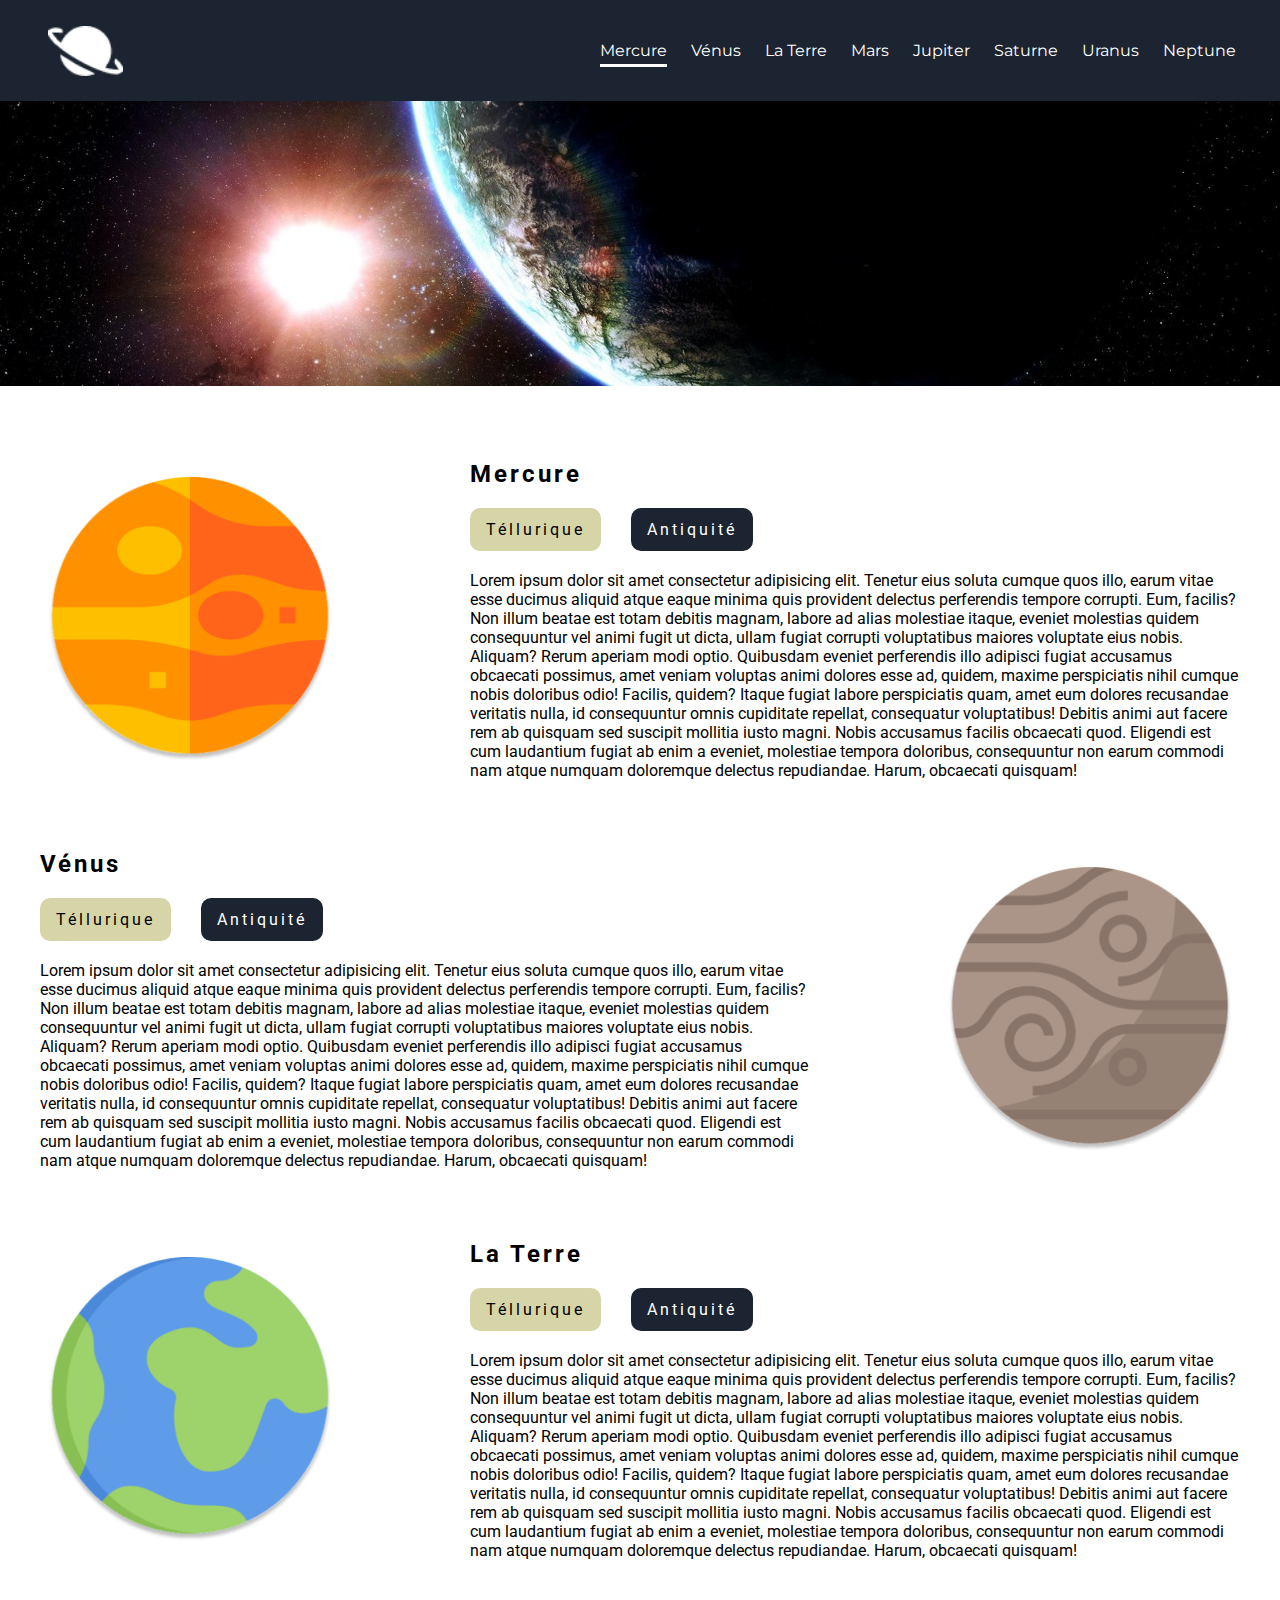
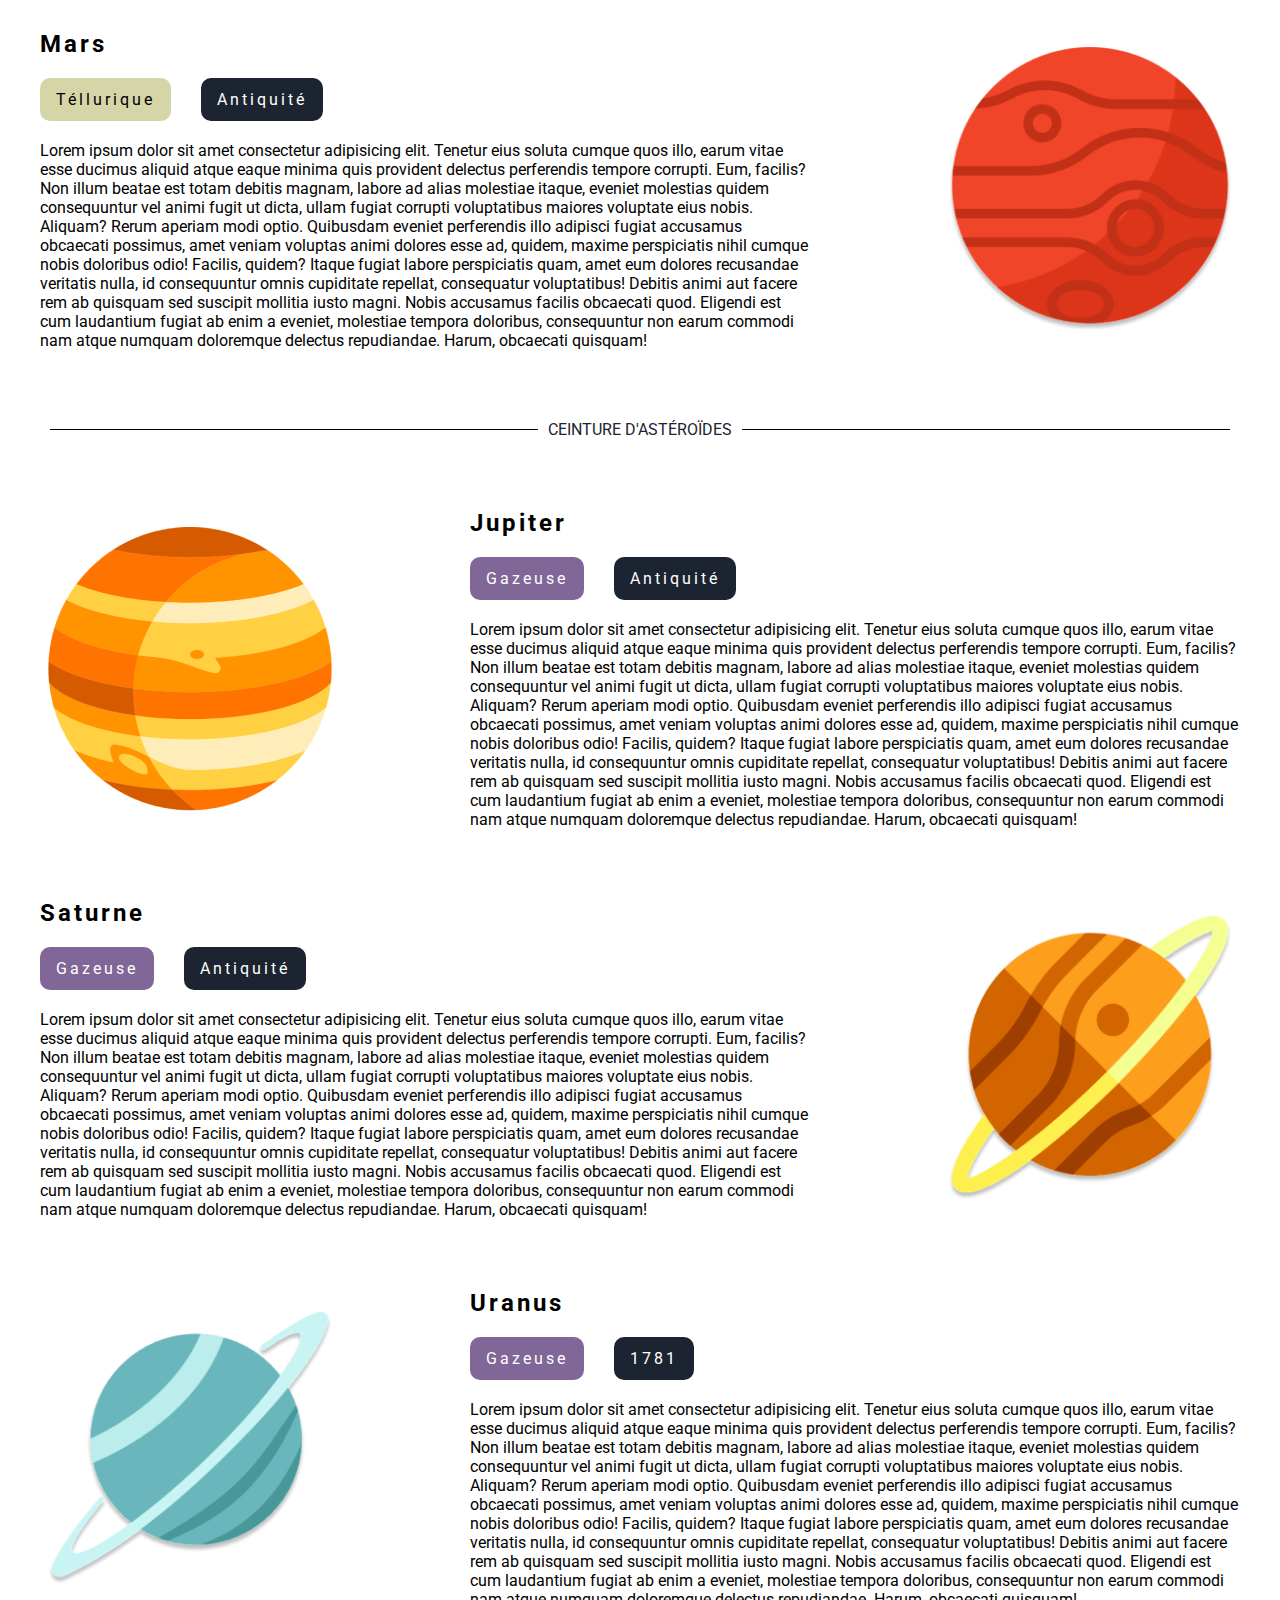
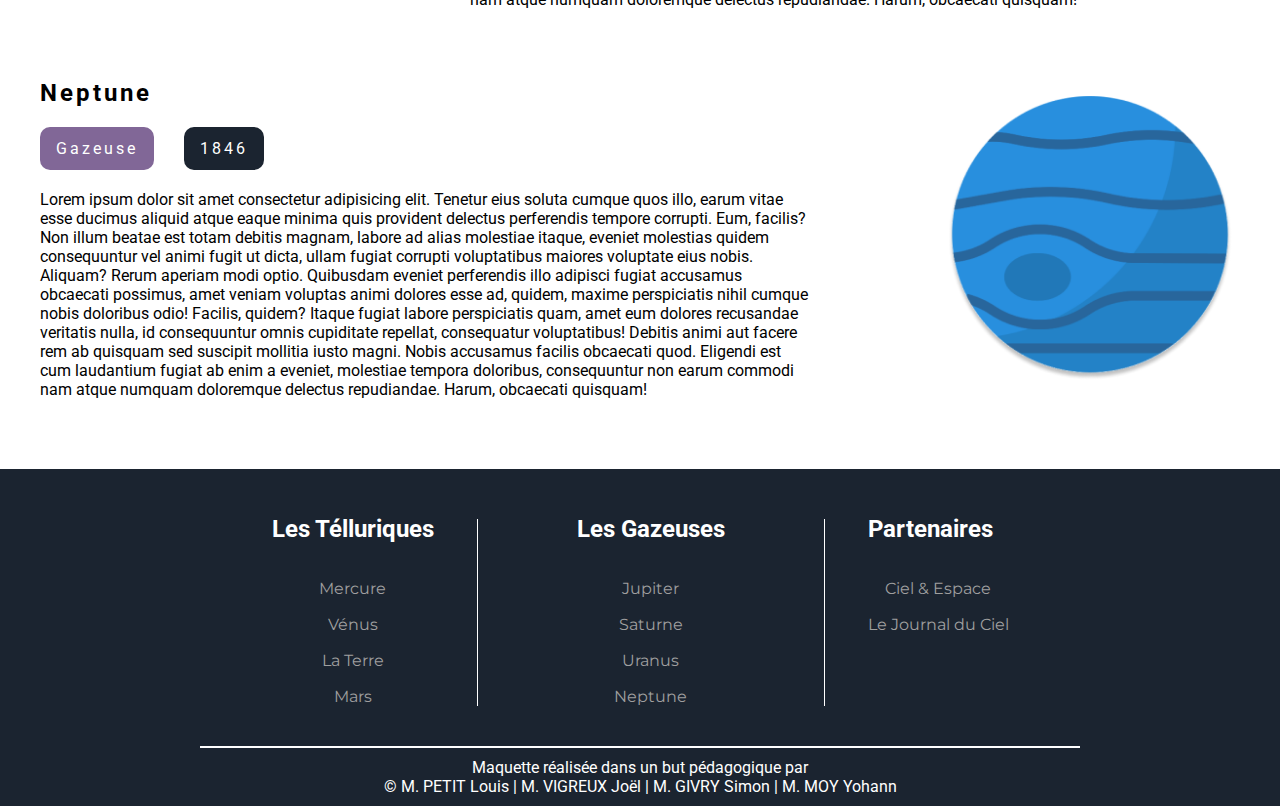
<file: index.html>
<!DOCTYPE html>
<html lang="fr">
<head>
    <meta charset="UTF-8">
    <meta name="description" content="En apprendre plus sur les planètes du système solaire.">
    <meta http-equiv="X-UA-Compatible" content="IE=edge">
    <meta name="viewport" content="width=device-width, initial-scale=1.0">
    <link rel="preconnect" href="https://fonts.googleapis.com">
    <link rel="preconnect" href="https://fonts.gstatic.com" crossorigin>
    <link href="https://fonts.googleapis.com/css2?family=Montserrat:ital,wght@0,100..900;1,100..900&family=Roboto:ital,wght@0,100;0,300;0,400;0,500;0,700;0,900;1,100;1,300;1,400;1,500;1,700;1,900&display=swap" rel="stylesheet">
    <link rel="stylesheet" href="style.css">
    <link rel="shortcut icon" href="./src/icon.webp">
    <title>Les Planètes</title>
</head>
<body>
    <header>

        <div class="menu-container">
            <div>
                <img src="./src/logo.png" alt="Logo du site représentant une planète" class="logo">
                <nav>
                    <ul>
                        <li><a href="#mercure" title="Redirection vers la section Mercure" aria-label="Redirection vers la section Mercure">Mercure</a></li>
                        <li><a href="#venus" title="Redirection vers la section Vénus" aria-label="Redirection vers la section Vénus">Vénus</a></li>
                        <li><a href="#terre" title="Redirection vers la section La Terre" aria-label="Redirection vers la section La Terre">La Terre</a></li>
                        <li><a href="#mars" title="Redirection vers la section Mars" aria-label="Redirection vers la section Mars">Mars</a></li>
                        <li><a href="#jupiter" title="Redirection vers la section Jupiter" aria-label="Redirection vers la section Jupiter">Jupiter</a></li>
                        <li><a href="#saturne" title="Redirection vers la section Saturne" aria-label="Redirection vers la section Saturne">Saturne</a></li>
                        <li><a href="#uranus" title="Redirection vers la section Uranus" aria-label="Redirection vers la section Uranus">Uranus</a></li>
                        <li><a href="#neptune" title="Redirection vers la section Neptune" aria-label="Redirection vers la section Neptune">Neptune</a></li>
                    </ul>
                </nav>
            </div>
        </div>

        <img src="./src/main.png    " alt="">

    </header>

    <main>
<section>
        <div class="planete tellurique">
            <img src="./src/mercure.png" alt="Image de la planète Mercure">
            <article>
                <h2 id="mercure">Mercure</h2>
                <div class="type">
                    <p>Téllurique</p>
                    <p>Antiquité</p>
                </div>
                <p class="info">
                    Lorem ipsum dolor sit amet consectetur adipisicing elit. Tenetur eius soluta cumque quos illo, earum vitae esse ducimus aliquid atque eaque minima quis provident delectus perferendis tempore corrupti. Eum, facilis?
                    Non illum beatae est totam debitis magnam, labore ad alias molestiae itaque, eveniet molestias quidem consequuntur vel animi fugit ut dicta, ullam fugiat corrupti voluptatibus maiores voluptate eius nobis. Aliquam?
                    Rerum aperiam modi optio. Quibusdam eveniet perferendis illo adipisci fugiat accusamus obcaecati possimus, amet veniam voluptas animi dolores esse ad, quidem, maxime perspiciatis nihil cumque nobis doloribus odio! Facilis, quidem?
                    Itaque fugiat labore perspiciatis quam, amet eum dolores recusandae veritatis nulla, id consequuntur omnis cupiditate repellat, consequatur voluptatibus! Debitis animi aut facere rem ab quisquam sed suscipit mollitia iusto magni.
                    Nobis accusamus facilis obcaecati quod. Eligendi est cum laudantium fugiat ab enim a eveniet, molestiae tempora doloribus, consequuntur non earum commodi nam atque numquam doloremque delectus repudiandae. Harum, obcaecati quisquam!
                </p>
            </article>
        </div>

        <div class="planete tellurique">
            <img src="./src/venus.png" alt="Image de la planète Vénus">
            <article>
                <h2 id="venus">Vénus</h2>
                <div class="type">
                    <p>Téllurique</p>
                    <p>Antiquité</p>
                </div>
                <p class="info">
                    Lorem ipsum dolor sit amet consectetur adipisicing elit. Tenetur eius soluta cumque quos illo, earum vitae esse ducimus aliquid atque eaque minima quis provident delectus perferendis tempore corrupti. Eum, facilis?
                    Non illum beatae est totam debitis magnam, labore ad alias molestiae itaque, eveniet molestias quidem consequuntur vel animi fugit ut dicta, ullam fugiat corrupti voluptatibus maiores voluptate eius nobis. Aliquam?
                    Rerum aperiam modi optio. Quibusdam eveniet perferendis illo adipisci fugiat accusamus obcaecati possimus, amet veniam voluptas animi dolores esse ad, quidem, maxime perspiciatis nihil cumque nobis doloribus odio! Facilis, quidem?
                    Itaque fugiat labore perspiciatis quam, amet eum dolores recusandae veritatis nulla, id consequuntur omnis cupiditate repellat, consequatur voluptatibus! Debitis animi aut facere rem ab quisquam sed suscipit mollitia iusto magni.
                    Nobis accusamus facilis obcaecati quod. Eligendi est cum laudantium fugiat ab enim a eveniet, molestiae tempora doloribus, consequuntur non earum commodi nam atque numquam doloremque delectus repudiandae. Harum, obcaecati quisquam!
                </p>
            </article>
        </div>

        <div class="planete tellurique">
            <img src="./src/terre.png" alt="Image de la planète Terre">
            <article>
                <h2 id="terre">La Terre</h2>
                <div class="type">
                    <p>Téllurique</p>
                    <p>Antiquité</p>
                </div>
                <p class="info">
                    Lorem ipsum dolor sit amet consectetur adipisicing elit. Tenetur eius soluta cumque quos illo, earum vitae esse ducimus aliquid atque eaque minima quis provident delectus perferendis tempore corrupti. Eum, facilis?
                    Non illum beatae est totam debitis magnam, labore ad alias molestiae itaque, eveniet molestias quidem consequuntur vel animi fugit ut dicta, ullam fugiat corrupti voluptatibus maiores voluptate eius nobis. Aliquam?
                    Rerum aperiam modi optio. Quibusdam eveniet perferendis illo adipisci fugiat accusamus obcaecati possimus, amet veniam voluptas animi dolores esse ad, quidem, maxime perspiciatis nihil cumque nobis doloribus odio! Facilis, quidem?
                    Itaque fugiat labore perspiciatis quam, amet eum dolores recusandae veritatis nulla, id consequuntur omnis cupiditate repellat, consequatur voluptatibus! Debitis animi aut facere rem ab quisquam sed suscipit mollitia iusto magni.
                    Nobis accusamus facilis obcaecati quod. Eligendi est cum laudantium fugiat ab enim a eveniet, molestiae tempora doloribus, consequuntur non earum commodi nam atque numquam doloremque delectus repudiandae. Harum, obcaecati quisquam!
                </p>
            </article>
        </div>

        <div class="planete tellurique">
            <img src="./src/mars.png" alt="Image de la planète Mars">
            <article>
                <h2 id="mars">Mars</h2>
                <div class="type">
                    <p>Téllurique</p>
                    <p>Antiquité</p>
                </div>
                <p class="info">
                    Lorem ipsum dolor sit amet consectetur adipisicing elit. Tenetur eius soluta cumque quos illo, earum vitae esse ducimus aliquid atque eaque minima quis provident delectus perferendis tempore corrupti. Eum, facilis?
                    Non illum beatae est totam debitis magnam, labore ad alias molestiae itaque, eveniet molestias quidem consequuntur vel animi fugit ut dicta, ullam fugiat corrupti voluptatibus maiores voluptate eius nobis. Aliquam?
                    Rerum aperiam modi optio. Quibusdam eveniet perferendis illo adipisci fugiat accusamus obcaecati possimus, amet veniam voluptas animi dolores esse ad, quidem, maxime perspiciatis nihil cumque nobis doloribus odio! Facilis, quidem?
                    Itaque fugiat labore perspiciatis quam, amet eum dolores recusandae veritatis nulla, id consequuntur omnis cupiditate repellat, consequatur voluptatibus! Debitis animi aut facere rem ab quisquam sed suscipit mollitia iusto magni.
                    Nobis accusamus facilis obcaecati quod. Eligendi est cum laudantium fugiat ab enim a eveniet, molestiae tempora doloribus, consequuntur non earum commodi nam atque numquam doloremque delectus repudiandae. Harum, obcaecati quisquam!
                </p>
            </article>
        </div>
    </section>

        <div class="ligne">Ceinture d'astéroïdes</div>
<section>
        <div class="planete gaz">
            <img src="./src/jupiter.png" alt="Image de la planète Jupiter">
            <article>
                <h2 id="jupiter">Jupiter</h2>
                <div class="type">
                    <p>Gazeuse</p>
                    <p>Antiquité</p>
                </div>
                <p class="info">
                    Lorem ipsum dolor sit amet consectetur adipisicing elit. Tenetur eius soluta cumque quos illo, earum vitae esse ducimus aliquid atque eaque minima quis provident delectus perferendis tempore corrupti. Eum, facilis?
                    Non illum beatae est totam debitis magnam, labore ad alias molestiae itaque, eveniet molestias quidem consequuntur vel animi fugit ut dicta, ullam fugiat corrupti voluptatibus maiores voluptate eius nobis. Aliquam?
                    Rerum aperiam modi optio. Quibusdam eveniet perferendis illo adipisci fugiat accusamus obcaecati possimus, amet veniam voluptas animi dolores esse ad, quidem, maxime perspiciatis nihil cumque nobis doloribus odio! Facilis, quidem?
                    Itaque fugiat labore perspiciatis quam, amet eum dolores recusandae veritatis nulla, id consequuntur omnis cupiditate repellat, consequatur voluptatibus! Debitis animi aut facere rem ab quisquam sed suscipit mollitia iusto magni.
                    Nobis accusamus facilis obcaecati quod. Eligendi est cum laudantium fugiat ab enim a eveniet, molestiae tempora doloribus, consequuntur non earum commodi nam atque numquam doloremque delectus repudiandae. Harum, obcaecati quisquam!
                </p>
            </article>
        </div>

        <div class="planete gaz">
            <img src="./src/saturne.png" alt="Image de la planète Saturne">
            <article>
                <h2 id="saturne">Saturne</h2>
                <div class="type">
                    <p>Gazeuse</p>
                    <p>Antiquité</p>
                </div>
                <p class="info">
                    Lorem ipsum dolor sit amet consectetur adipisicing elit. Tenetur eius soluta cumque quos illo, earum vitae esse ducimus aliquid atque eaque minima quis provident delectus perferendis tempore corrupti. Eum, facilis?
                    Non illum beatae est totam debitis magnam, labore ad alias molestiae itaque, eveniet molestias quidem consequuntur vel animi fugit ut dicta, ullam fugiat corrupti voluptatibus maiores voluptate eius nobis. Aliquam?
                    Rerum aperiam modi optio. Quibusdam eveniet perferendis illo adipisci fugiat accusamus obcaecati possimus, amet veniam voluptas animi dolores esse ad, quidem, maxime perspiciatis nihil cumque nobis doloribus odio! Facilis, quidem?
                    Itaque fugiat labore perspiciatis quam, amet eum dolores recusandae veritatis nulla, id consequuntur omnis cupiditate repellat, consequatur voluptatibus! Debitis animi aut facere rem ab quisquam sed suscipit mollitia iusto magni.
                    Nobis accusamus facilis obcaecati quod. Eligendi est cum laudantium fugiat ab enim a eveniet, molestiae tempora doloribus, consequuntur non earum commodi nam atque numquam doloremque delectus repudiandae. Harum, obcaecati quisquam!
                </p>
            </article>
        </div>

        <div class="planete gaz">
            <img src="./src/uranus.png" alt="Image de la planète Uranus">
            <article>
                <h2 id="uranus">Uranus</h2>
                <div class="type">
                    <p>Gazeuse</p>
                    <p>1781</p>
                </div>
                <p class="info">
                    Lorem ipsum dolor sit amet consectetur adipisicing elit. Tenetur eius soluta cumque quos illo, earum vitae esse ducimus aliquid atque eaque minima quis provident delectus perferendis tempore corrupti. Eum, facilis?
                    Non illum beatae est totam debitis magnam, labore ad alias molestiae itaque, eveniet molestias quidem consequuntur vel animi fugit ut dicta, ullam fugiat corrupti voluptatibus maiores voluptate eius nobis. Aliquam?
                    Rerum aperiam modi optio. Quibusdam eveniet perferendis illo adipisci fugiat accusamus obcaecati possimus, amet veniam voluptas animi dolores esse ad, quidem, maxime perspiciatis nihil cumque nobis doloribus odio! Facilis, quidem?
                    Itaque fugiat labore perspiciatis quam, amet eum dolores recusandae veritatis nulla, id consequuntur omnis cupiditate repellat, consequatur voluptatibus! Debitis animi aut facere rem ab quisquam sed suscipit mollitia iusto magni.
                    Nobis accusamus facilis obcaecati quod. Eligendi est cum laudantium fugiat ab enim a eveniet, molestiae tempora doloribus, consequuntur non earum commodi nam atque numquam doloremque delectus repudiandae. Harum, obcaecati quisquam!
                </p>
            </article>
        </div>

        <div class="planete gaz">
            <img src="./src/neptune.png" alt="Image de la planète Neptune">
            <article>
                <h2 id="neptune">Neptune</h2>
                <div class="type">
                    <p class="gaz">Gazeuse</p>
                    <p class="date">1846</p>
                </div>
                <p class="info">
                    Lorem ipsum dolor sit amet consectetur adipisicing elit. Tenetur eius soluta cumque quos illo, earum vitae esse ducimus aliquid atque eaque minima quis provident delectus perferendis tempore corrupti. Eum, facilis?
                    Non illum beatae est totam debitis magnam, labore ad alias molestiae itaque, eveniet molestias quidem consequuntur vel animi fugit ut dicta, ullam fugiat corrupti voluptatibus maiores voluptate eius nobis. Aliquam?
                    Rerum aperiam modi optio. Quibusdam eveniet perferendis illo adipisci fugiat accusamus obcaecati possimus, amet veniam voluptas animi dolores esse ad, quidem, maxime perspiciatis nihil cumque nobis doloribus odio! Facilis, quidem?
                    Itaque fugiat labore perspiciatis quam, amet eum dolores recusandae veritatis nulla, id consequuntur omnis cupiditate repellat, consequatur voluptatibus! Debitis animi aut facere rem ab quisquam sed suscipit mollitia iusto magni.
                    Nobis accusamus facilis obcaecati quod. Eligendi est cum laudantium fugiat ab enim a eveniet, molestiae tempora doloribus, consequuntur non earum commodi nam atque numquam doloremque delectus repudiandae. Harum, obcaecati quisquam!
                </p>
            </article>
        </div>
    </section>
    </main>

    <footer>
        <div>

            <section>
                <h2>Les Télluriques</h2>
                <ul>
                    <li><a href="#mercure" title="Redirection vers la section Mercure" aria-label="Redirection vers la section Mercure">Mercure</a></li>
                    <li><a href="#venus" title="Redirection vers la section Vénus" aria-label="Redirection vers la section Vénus">Vénus</a></li>
                    <li><a href="#terre" title="Redirection vers la section La Terre" aria-label="Redirection vers la section La Terre">La Terre</a></li>
                    <li><a href="#mars" title="Redirection vers la section Mars" aria-label="Redirection vers la section Mars">Mars</a></li>
                </ul>
            </section>

            <section class="section-deux">
                <h2>Les Gazeuses</h2>
                <ul>
                    <li><a href="#jupiter" title="Redirection vers la section Jupiter" aria-label="Redirection vers la section Jupiter">Jupiter</a></li>
                    <li><a href="#saturne" title="Redirection vers la section Saturne" aria-label="Redirection vers la section Saturne">Saturne</a></li>
                    <li><a href="#uranus" title="Redirection vers la section Uranus" aria-label="Redirection vers la section Uranus">Uranus</a></li>
                    <li><a href="#neptune" title="Redirection vers la section Neptune" aria-label="Redirection vers la section Neptune">Neptune</a></li>
                </ul>
            </section>

            <section>
                <h2>Partenaires</h2>
                <ul>
                    <li><a href="https://www.cieletespace.fr/" target="_blank" title="Redirection vers le site Ciel & Espace" aria-label="Redirection vers le site Ciel & Espace">Ciel & Espace</a></li>
                    <li><a href="https://www.lafontaineauxlivres.fr/product/show/9782343108964/journal-du-ciel" target="_blank" title="Redirection vers le site La Fontaine Aux Livres sur la fiche produit du livre Journal du Ciel" aria-label="Redirection vers le site La Fontaine Aux Livres sur la fiche produit du livre Journal du Ciel">Le Journal du Ciel</a></li>
                </ul>
            </section>
        </div>
        <div class="ligne-deux"></div>
        <p>Maquette réalisée dans un but pédagogique par</p>
        <p>© M. PETIT Louis | M. VIGREUX Joël | M. GIVRY Simon | M. MOY Yohann</p>
    </footer>

</body>
</html>
</file>
<file: style.css>
* {
  margin: 0;
  padding: 0;
  font-family: "Roboto";
}

a {
  font-family: "montserrat";
}

header .menu-container {
  background-color: #1b2430;
}

header .menu-container div {
  max-width: 75rem; /* 1200px / 16 */
  display: flex;
  margin: auto;
  justify-content: space-between;
  padding-left: 1rem; /* 16px / 16 */
}

header .menu-container div {
    align-items: center;
}

header nav ul {
  display: flex;
  list-style: none;
}

header nav a {
  text-decoration: none;
  color: white;
  padding: 2.5625rem 0.75rem; /* 41px / 16 et 12px / 16 */
  display: block;
}

header nav li:first-of-type a {
  text-decoration: underline 0.1875rem; /* 3px / 16 */
  text-underline-offset: 0.5rem; /* 8px / 16 */
}

header img {
  width: 100%;
}

main article h2 {
  letter-spacing: 0.1875rem;
}

header .menu-container img {
  height: 3.125rem; /* 50px / 16 */
  width: 4.6875rem; /* 75px / 16 */
}

main div img {
  max-width: 300px;
  height: auto;
}

main .planete {
  display: flex;
  margin: 4.375rem auto; /* 70px / 16 */
  max-width: 75rem; /* 1200px / 16 */
  align-items: center;
}

.planete article .type {
  display: flex;
  letter-spacing: 0.1875rem;
}

.gaz .type p:first-of-type {
  padding: 0.75rem 1rem; /* 12px / 16 et 16px / 16 */
  margin-right: 1.875rem; /* 30px / 16 */
  border-radius: 0.625rem; /* 10px / 16 */
  color: white;
  background-color: #816797;
}

.tellurique .type p:first-of-type {
  padding: 0.75rem 1rem; /* 12px / 16 et 16px / 16 */
  margin-right: 1.875rem; /* 30px / 16 */
  border-radius: 0.625rem; /* 10px / 16 */
  background-color: #D6D5A8;
}

.planete .type p:last-of-type {
  padding: 0.75rem 1rem; /* 12px / 16 et 16px / 16 */
  margin-right: 1.875rem; /* 30px / 16 */
  border-radius: 0.625rem; /* 10px / 16 */
  color: white;
  background-color: #1B2430;
}

.ligne {
  display: flex;
  align-items: center;
  text-align: center;
  max-width: 75rem; /* 1200px / 16 */
  margin: auto;
  color: #1B2430;
  text-transform: uppercase;
}

.ligne::before,
.ligne::after {
  content: '';
  flex: 1;
  border-bottom: 1px solid #000;
  margin: 0 0.625rem; /* 10px / 16 */
}

.gaz:nth-child(even) {
  flex-direction: row-reverse;
}

.tellurique:nth-child(even) {
  flex-direction: row-reverse;
}

.type {
  margin: 1.25rem 0; /* 20px / 16 */
}

.planete:nth-of-type(even) img {
  margin-left: 8.125rem; /* 130px / 16 */
  flex-direction: row-reverse;
}

.planete:nth-of-type(odd) img {
  margin-right: 8.125rem; /* 130px / 16 */
  flex-direction: row-reverse;
}

footer {
  background-color: #1b2430;
}

footer div {
  max-width: 75rem; /* 1200px / 16 */
  display: flex;
  margin: auto;
  justify-content: space-around;
  margin: 0 12.5rem; /* 200px / 16 */
}

footer section h2 {
  margin-bottom: 2.25rem; /* 36px / 16 */
  padding-top: 2.875rem; /* 46px / 16 */
  color: white;
}

footer section ul {
  display: flex;
  list-style: none;
  flex-direction: column;
  gap: 1.0625rem; /* 17px / 16 */
  align-items: center;
}

section ul a {
  text-decoration: none;
  color: #9F9F9F;
}

footer section {
  max-width: 25rem; /* 400px / 16 */
  margin: 0 auto;
  margin-bottom: 2.5rem; /* 40px / 16 */
}

footer p {
  color: white;
  text-align: center;
}

footer p:first-of-type {
  margin-top: 0.625rem; /* 10px / 16 */
}

footer p:last-of-type {
  padding-bottom: 0.625rem; /* 10px / 16 */
}

footer section.section-deux {
  position: relative;
}

footer section.section-deux::before,
footer section.section-deux::after {
  content: '';
  position: absolute;
  top: 3.125rem; /* 50px / 16 */
  bottom: 0;
  width: 0.0625rem; /* 1px / 16 */
  background-color: white;
}

footer section.section-deux::before {
  left: -6.25rem; /* -100px / 16 */
}

footer a:hover {
  color: white;
  text-decoration: underline;
}

footer section.section-deux::after {
  right: -6.25rem; /* -100px / 16 */
}

.ligne-deux {
  border: 0.0625rem solid white; /* 1px / 16 */
  bottom: 1.25rem; /* 20px / 16 */
}

/* Pour les écrans de moins de 1024px (tablettes) */
@media screen and (max-width: 1024px) {
  header .menu-container div {
      display: flex; /* Assure que les éléments sont en ligne */
      flex-direction: row; /* Garde la direction en ligne */
      justify-content: space-between; /* Espace entre les éléments */
      align-items: center; /* Centre les éléments verticalement */
      width: 100%; /* Assure que le conteneur prend toute la largeur */
      padding: 1rem; 
  }

  header nav ul {
      display: flex; /* Garde les éléments de la navbar en ligne */
      flex-direction: row; /* Aligne les éléments horizontalement */
      align-items: center; /* Centre les éléments verticalement */
      padding: 0; /* Supprime le padding par défaut */
      list-style: none; /* Supprime les puces de la liste */
      width: 100%; /* Assure que la liste prend toute la largeur */
      justify-content: center; /* Centre les éléments de la liste */
  }

  header nav a {
      padding: 1rem; /* Ajuste le padding pour un meilleur espacement */
      font-size: 1rem; /* Ajuste la taille de la police */
      margin: 0 1rem; /* Ajoute un espacement horizontal entre les éléments */
  }

  main .planete {
      display: flex;
      flex-direction: column; /* Aligne les éléments verticalement */
      margin: 2rem auto; /* Centre les éléments */
      text-align: center; /* Centre le texte */
      width: 100%; /* Assure que chaque planete prend toute la largeur */
  }

  main div img {
      max-width: 100%; /* Assure que l'image ne dépasse pas la largeur de son conteneur */
      height: auto; /* Ajuste la hauteur automatiquement pour conserver le ratio */
      margin: 1rem 0; /* Ajoute un espacement vertical */
  }

  footer {
      width: 100%; /* Assure que le footer prend toute la largeur */
  }

  footer div {
      display: flex;
      flex-direction: column; /* Aligne les éléments du footer verticalement */
      align-items: center; /* Centre les éléments du footer */
      width: 100%; /* Assure que le footer prend toute la largeur */
  }
}

/* Pour les écrans de moins de 768px (mobiles) */
@media screen and (max-width: 768px) {
  header .menu-container img {
      height: auto; 
      max-width: 48rem; 
  }

  header nav a {
      padding: 0.75rem; 
      font-size: 0.875rem; 
      margin: 0 0.5rem; /* Ajoute un espacement horizontal entre les éléments */
  }

  main div img {
    max-width: 90%; /* Limite la largeur des images à 90% de leur conteneur */
    height: auto; /* Conserve le ratio de l'image */
    margin: 1rem auto; /* Centre les images */
  }

  footer section {
      width: 100%; /* Assure que chaque section du footer prend toute la largeur */
      text-align: center; /* Centre le texte dans le footer */
  }
}

/* Pour les écrans de moins de 480px (petits mobiles) */
@media screen and (max-width: 480px) {
  header .menu-container div {
      padding: 0.5rem; 
      width: 100%; /* Assure que le conteneur prend toute la largeur */
  }

  header nav a {
      padding: 0.5rem;
      font-size: 0.75rem; 
      margin: 0 0.25rem; /* Réduit l'espacement horizontal entre les éléments */
  }

  main div img {
    max-width: 95%; /* Limite la largeur des images à 95% de leur conteneur */
    height: auto; /* Conserve le ratio de l'image */
    margin: 0.5rem auto; /* Centre les images */
  }

  footer section {
      margin-bottom: 1rem; 
      width: 100%; /* Assure que chaque section du footer prend toute la largeur */
      text-align: center; /* Centre le texte dans le footer */
  }

  footer p {
      font-size: 0.875rem; 
  }
}

/* Pour les écrans de moins de 320px (très petits mobiles) */
@media screen and (max-width: 320px) {
  header .menu-container img {
      height: 30px; 
      width: auto; 
  }

  header nav a {
      padding: 0.5rem; 
      font-size: 0.65rem; 
      margin: 0 0.25rem; /* Réduit l'espacement horizontal entre les éléments */
  }

  main div img {
    max-width: 95%; /* Limite la largeur des images à 95% de leur conteneur */
    height: auto; /* Conserve le ratio de l'image */
    margin: 0.5rem auto; /* Centre les images */
  }

  footer section {
      margin-bottom: 1rem; 
      width: 100%; /* Assure que chaque section du footer prend toute la largeur */
      text-align: center; /* Centre le texte dans le footer */
  }
}

/* Polices */

.montserrat {
  font-family: "Montserrat", sans-serif;
  font-weight: 100;
  font-style: normal;
}

.roboto-thin {
  font-family: "Roboto", serif;
  font-weight: 100;
  font-style: normal;
}

.roboto-light {
  font-family: "Roboto", serif;
  font-weight: 300;
  font-style: normal;
}

.roboto-regular {
  font-family: "Roboto", serif;
  font-weight: 400;
  font-style: normal;
}

.roboto-medium {
  font-family: "Roboto", serif;
  font-weight: 500;
  font-style: normal;
}

.roboto-bold {
  font-family: "Roboto", serif;
  font-weight: 700;
  font-style: normal;
}

.roboto-black {
  font-family: "Roboto", serif;
  font-weight: 900;
  font-style: normal;
}

.roboto-thin-italic {
  font-family: "Roboto", serif;
  font-weight: 100;
  font-style: italic;
}

.roboto-light-italic {
  font-family: "Roboto", serif;
  font-weight: 300;
  font-style: italic;
}

.roboto-regular-italic {
  font-family: "Roboto", serif;
  font-weight: 400;
  font-style: italic;
}

.roboto-medium-italic {
  font-family: "Roboto", serif;
  font-weight: 500;
  font-style: italic;
}

.roboto-bold-italic {
  font-family: "Roboto", serif;
  font-weight: 700;
  font-style: italic;
}

.roboto-black-italic {
  font-family: "Roboto", serif;
  font-weight: 900;
  font-style: italic;
}
</file>
